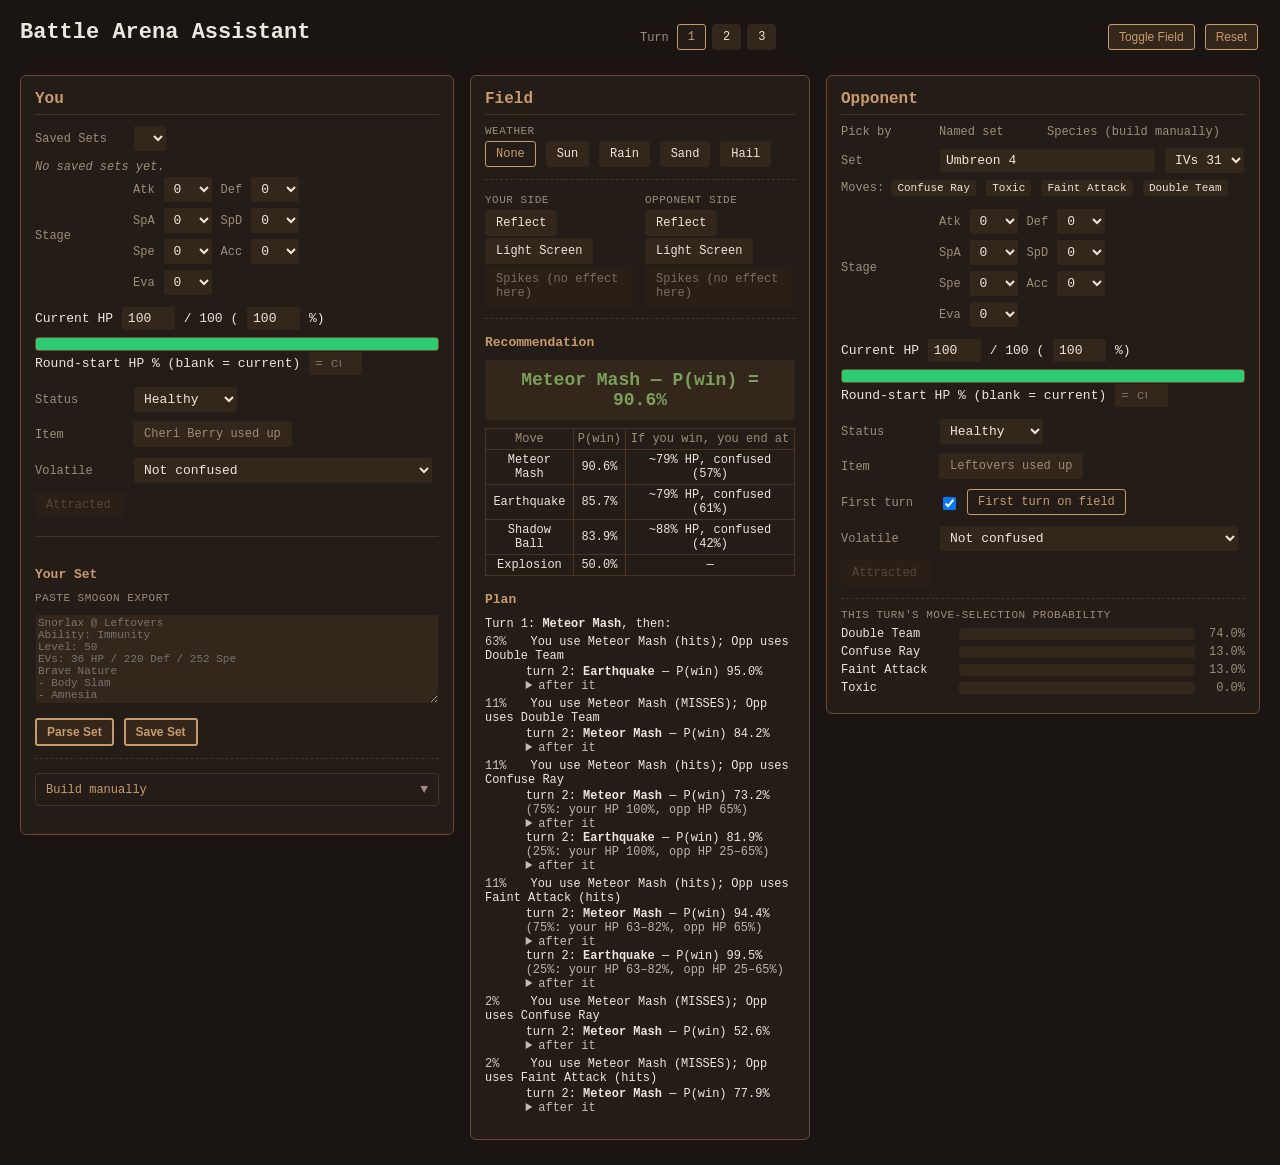
<file: index.html>
<!DOCTYPE html>
<html lang="en">
<head>
<meta charset="UTF-8" />
<meta http-equiv="refresh" content="0; url=./site/index.html">
<title>Battle Arena Assistant</title>
<script>location.replace('./site/index.html');</script>
</head>
<body>
<p>Redirecting to the <a href="./site/index.html">Battle Arena Assistant</a>&hellip;</p>
</body>
</html>
</file>
<file: site/styles.css>
/* "Dark Battle Arena" theme (re-themed from the original dark-charcoal/cyan
   scheme — see HANDOFF.md §13/§20). Dark base kept deliberately (night-
   friendly, per the original design decision) but warmed from cold navy/
   charcoal toward wood/tatami/dojo tones, drawn from the actual Gen III
   Battle Arena interior: wood framing, cream tatami, green trim, soft blue
   doorways. Roles are kept DISTINCT on purpose, not a rainbow reskin:
     --accent (wood-gold)   = titles, borders, active/focus/checked/toggle
                               chrome — same job cyan used to do everywhere.
     --green  (arena sage)  = ONLY the "recommendation" semantic (best-move
                               box, the banked-so-far line) — kept
                               separate from --accent so "this is the AI's
                               pick" reads as its own signal, not just more
                               chrome. Deliberately muted/desaturated (not
                               neon), and deliberately NOT the same green the
                               HP bar uses for "healthy" (that's hardcoded in
                               app.js, out of this session's scope — see
                               HANDOFF.md for the noted seam) so the two
                               greens don't get visually conflated as the same
                               signal.
     --blue   (doorway)     = used SPARINGLY, exactly once: the opponent
                               move-probability bar fill, which is genuinely
                               informational (not a recommendation, not
                               chrome) — the one spot the reference palette's
                               "info" color earns its keep.
   Contrast checked against the WCAG formula, not eyeballed: --accent on
   --bg ≈ 7.2:1, --text-muted on --bg ≈ 5.6:1, --green on --bg ≈ 6.1:1 — all
   clear AA passes (4.5:1 normal text) with margin, even though several of
   these are used at 11-13px. */

:root {
  --bg: #1a1512;             /* warm near-black brown, replaces #1a1a2e */
  --panel-bg: #241c16;       /* panel/active-input fill, replaces #16213e */
  --surface-2: #33261a;      /* input/button/chip/track fill, replaces #0f3460 */
  --timber-border: #6b4a2f;  /* panel/outer-edge borders */
  --divider: #4a3420;        /* internal dividers, table borders, dashed rules */
  --text: #ede6dc;           /* warm off-white body text, replaces #eee */
  --text-muted: #9c8d78;     /* tatami-tan muted labels, replaces #999 */
  --accent: #c89b6c;         /* wood-gold: titles/borders/active states, replaces #00d9ff */
  --green: #7ba05b;          /* arena sage: recommendation highlight only */
  --blue: #8ab4c8;           /* soft doorway blue: opponent move-dist bar only */
  --error: #ff6b6b;          /* unchanged — already reads as distinct from the new warm palette */
}

* { box-sizing: border-box; }

body {
  margin: 0;
  padding: 20px;
  font-family: monospace;
  background-color: var(--bg);
  color: var(--text);
  min-height: 100vh;
}

h1, h2, h3 { color: var(--text); margin: 0 0 10px 0; }
h1 { font-size: 22px; }
h2 { font-size: 16px; color: var(--accent); border-bottom: 1px solid var(--divider); padding-bottom: 6px; }
h3 { font-size: 13px; color: var(--accent); margin-top: 16px; }

.app-header {
  display: flex;
  align-items: center;
  justify-content: space-between;
  gap: 20px;
  margin-bottom: 20px;
  flex-wrap: wrap;
}

.layout {
  display: grid;
  grid-template-columns: 1fr 340px 1fr;
  gap: 16px;
  align-items: start;
}

@media (max-width: 1000px) {
  .layout { grid-template-columns: 1fr; }
}

.mon-panel, .panel {
  background: var(--panel-bg);
  border: 1px solid var(--timber-border);
  border-radius: 6px;
  padding: 14px;
}

.sleep-row[hidden] { display: none; }
.sleep-row select { margin-right: 6px; }
.field-row {
  display: flex;
  align-items: center;
  gap: 8px;
  margin-bottom: 8px;
  flex-wrap: wrap;
}

.field-row label {
  min-width: 90px;
  color: var(--text-muted);
  font-size: 12px;
}

select, input[type="text"], input[type="number"] {
  background: var(--surface-2);
  color: var(--text);
  border: 1px solid var(--panel-bg);
  border-radius: 3px;
  font-family: inherit;
  font-size: 13px;
  padding: 4px 6px;
}

select:focus, input:focus {
  outline: none;
  border-color: var(--accent);
}

input[type="number"] { width: 60px; }

/* Filtering combobox (opponent set / species pickers — the two long lists,
   ~552 and ~386 entries, where a native <select> can't be typed-into to
   narrow). Pattern ported from the Battle Palace Assistant's move-autocomplete
   (`.move-ac`/`.move-ac-item`/`.move-ac.open`, echen52/battle-palace-assistant)
   and re-skinned to the warm theme. The real <select> stays in the DOM
   (hidden) as the actual state the rest of the app reads/writes — this is a
   picker UI on top of it, not a replacement data path. */
.combo-wrap { position: relative; flex: 1; min-width: 160px; }
.combo-input { width: 100%; }
.hidden-select { display: none; }
.combo-list {
  position: absolute;
  top: 100%;
  left: 0;
  right: 0;
  z-index: 200;
  background: var(--panel-bg);
  border: 1px solid var(--timber-border);
  border-top: none;
  max-height: 240px;
  overflow-y: auto;
  display: none;
}
.combo-list.open { display: block; }
.combo-item {
  padding: 5px 8px;
  cursor: pointer;
  font-size: 12px;
  color: var(--text);
  border-bottom: 1px solid var(--divider);
}
.combo-item:hover, .combo-item.hi { background: var(--surface-2); color: var(--accent); }
.combo-empty { padding: 5px 8px; font-size: 12px; color: var(--text-muted); font-style: italic; }

/* Segmented-button radio/checkbox pattern, ported from turskain: hide the
   native input, style the sibling <label> as a button, highlight via
   :checked + label — no JS needed for the toggle look itself.
   `display: none` (not position:absolute + tiny size — that was tried first
   and broke click targeting, since multiple absolutely-positioned hidden
   siblings with no explicit offset stack on top of each other and steal
   each other's clicks; confirmed by an actual headless-browser run, not
   assumed). A label's `for` still activates a display:none control — that's
   standard label/control association, independent of the control's own
   visibility, which is exactly what turskain's own working version relies on. */
input[type="radio"].calc-trigger,
input[type="checkbox"].calc-trigger,
input[type="checkbox"][disabled] {
  display: none;
}

.btn {
  display: inline-block;
  padding: 5px 10px;
  margin: 0 2px 2px 0;
  background: var(--surface-2);
  color: var(--text);
  border: 1px solid var(--surface-2);
  border-radius: 3px;
  cursor: pointer;
  font-size: 12px;
  user-select: none;
}

input[type="radio"]:checked + label.btn,
input[type="checkbox"]:checked + label.btn {
  background: var(--panel-bg);
  color: var(--accent);
  border: 1px solid var(--accent);
}

.btn-disabled, label.btn-disabled {
  opacity: 0.4;
  cursor: not-allowed;
}

/* Emphasized/outlined primary-action treatment, ported from the Battle
   Palace Assistant's `.calc-btn` (Parse Set / Calculate Probabilities —
   cyan outline in Palace's own theme) — re-skinned to Arena's gold/wood
   accent so Parse Set and Save Set read as the primary clickable actions,
   distinct from the plain `.btn` chrome used everywhere else. */
.btn-primary {
  border: 2px solid var(--accent);
  color: var(--accent);
  background: var(--surface-2);
  font-weight: bold;
}
.btn-primary:hover { background: var(--panel-bg); }

.btn-turn { min-width: 28px; text-align: center; }
.btn-toggle-field { background: var(--surface-2); border: 1px solid var(--accent); color: var(--accent); }

.turn-indicator { display: flex; align-items: center; gap: 4px; }
/* Earlier turns (turns 2-3): one row per earlier turn under the header, then
   the Mind/Skill banked so far (or what is missing). */
.moves-so-far { padding: 6px 16px; }
.moves-so-far[hidden] { display: none; }
.msf-rows { display: flex; flex-direction: column; gap: 6px; }
.msf-row { display: flex; flex-wrap: wrap; align-items: center; gap: 6px 18px; }
.msf-row[hidden], .msf-row select[hidden] { display: none; }
.msf-turn { font-size: 12px; color: var(--accent); font-weight: bold; min-width: 48px; }
.msf-side { display: inline-flex; flex-wrap: wrap; align-items: center; gap: 6px; }
.msf-who { font-size: 12px; color: var(--text-muted); }
.msf-totals { margin-top: 6px; font-size: 12px; color: var(--green); }
.msf-totals.msf-problem { color: var(--error); }
/* Keep the top-bar action buttons (Toggle Field + Reset) adjacent at the right,
   instead of space-between spreading them apart across the header. */
.header-actions { display: flex; align-items: center; gap: 8px; }
.turn-label { color: var(--text-muted); font-size: 12px; margin-right: 4px; }

.ev-table, .options-table {
  width: 100%;
  border-collapse: collapse;
  margin: 8px 0;
  font-size: 12px;
}
.ev-table th, .ev-table td,
.options-table th, .options-table td {
  padding: 3px 4px;
  text-align: center;
  border: 1px solid var(--divider);
}
.ev-table th, .options-table th { color: var(--text-muted); font-weight: normal; }
.ev-table input { width: 50px; }

.moves-grid {
  display: grid;
  grid-template-columns: 1fr 1fr;
  gap: 6px;
  margin: 10px 0;
}
.moves-grid select { width: 100%; }
.hidden-power-row { display: flex; align-items: center; gap: 6px; margin: 0 0 10px; }
.hidden-power-row[hidden] { display: none; }
.hidden-power-row input { width: 55px; }

.hp-block { margin: 10px 0; }
.hp-block input { width: 55px; }
.hpbar {
  height: 14px;
  border: 1px solid var(--timber-border);
  border-radius: 3px;
  margin-top: 6px;
  background: var(--surface-2);
}

.showdown-text {
  width: 100%;
  height: 90px;
  margin: 6px 0;
  background: var(--surface-2);
  color: var(--text);
  border: 1px solid var(--panel-bg);
  font-family: inherit;
  font-size: 11px;
  resize: vertical;
}

/* Smogon-paste-as-primary-path + collapsible manual-build, mirroring the
   Battle Palace Assistant's Custom Set Calculator convention
   (echen52/battle-palace-assistant: .custom-panel-header /
   .custom-panel-body.open / .chevron.open). */
.smogon-section {
  margin: 10px 0 14px 0;
  padding-bottom: 10px;
  border-bottom: 1px dashed var(--divider);
}
.smogon-label {
  display: block;
  color: var(--text-muted);
  font-size: 11px;
  margin-bottom: 4px;
  text-transform: uppercase;
  letter-spacing: 0.5px;
}
.btn-row { margin-top: 4px; }

/* Saved-set chips, ported from the Battle Palace Assistant's
   .saved-section/.saved-chip convention (echen52/battle-palace-assistant)
   and re-skinned to the warm theme. Click a chip to load that set; click
   its ✕ to delete — both actions live here, next to Parse Set/Save Set,
   per HANDOFF.md's saved-set-management restructure. */
.saved-section {
  margin-top: 10px;
  padding-top: 10px;
  border-top: 1px dashed var(--divider);
}
.saved-title {
  font-size: 11px;
  color: var(--text-muted);
  text-transform: uppercase;
  letter-spacing: 0.5px;
  margin-bottom: 6px;
}
.saved-list { display: flex; flex-wrap: wrap; gap: 6px; margin: 6px 0 2px; }
.saved-chip {
  padding: 4px 8px 4px 10px;
  background: var(--surface-2);
  border: 1px solid var(--panel-bg);
  color: var(--text);
  font-size: 12px;
  cursor: pointer;
  border-radius: 3px;
  display: flex;
  align-items: center;
  gap: 6px;
  transition: border-color 0.15s;
}
.saved-chip:hover { border-color: var(--accent); color: var(--accent); }
.saved-chip .del-btn { color: var(--error); font-size: 11px; padding: 0 2px; cursor: pointer; }
.saved-chip .del-btn:hover { color: #ff4444; }
.no-saved { color: var(--text-muted); font-size: 12px; font-style: italic; }

.custom-panel {
  margin-bottom: 14px;
  border: 1px solid var(--divider);
  border-radius: 4px;
}
.custom-panel-header {
  display: flex;
  align-items: center;
  justify-content: space-between;
  padding: 8px 10px;
  cursor: pointer;
  user-select: none;
}
.custom-panel-title { color: var(--accent); font-size: 12px; }
.chevron { color: var(--text-muted); transition: transform 0.15s ease; }
.chevron.open { transform: rotate(180deg); }
.custom-panel-body {
  display: none;
  padding: 10px;
  border-top: 1px dashed var(--divider);
}
.custom-panel-body.open { display: block; }

.field-group {
  margin-bottom: 14px;
  padding-bottom: 10px;
  border-bottom: 1px dashed var(--divider);
}
.field-group-label {
  display: block;
  color: var(--text-muted);
  font-size: 11px;
  margin-bottom: 4px;
  text-transform: uppercase;
  letter-spacing: 0.5px;
}
.field-group.two-col { display: grid; grid-template-columns: 1fr 1fr; gap: 10px; }

.stage-grid {
  display: grid;
  grid-template-columns: auto 1fr auto 1fr;
  gap: 4px 8px;
  align-items: center;
  font-size: 12px;
  color: var(--text-muted);
}

.results-block { margin-top: 4px; }
.best-move {
  font-size: 18px;
  color: var(--green);
  font-weight: bold;
  padding: 10px;
  background: var(--surface-2);
  border-radius: 4px;
  text-align: center;
}

.opp-set-moves {
  font-size: 12px;
  color: var(--text-muted);
  margin: -4px 0 10px 0;
}
.move-chip {
  display: inline-block;
  background: var(--surface-2);
  color: var(--text);
  border-radius: 3px;
  padding: 2px 6px;
  margin: 2px 3px 2px 0;
  font-size: 11px;
}

.opp-move-dist {
  margin-top: 10px;
  padding-top: 10px;
  border-top: 1px dashed var(--divider);
}
.opp-move-dist-title {
  color: var(--text-muted);
  font-size: 11px;
  text-transform: uppercase;
  letter-spacing: 0.5px;
  margin-bottom: 6px;
}
.opp-move-dist-row {
  display: flex;
  align-items: center;
  gap: 8px;
  font-size: 12px;
  margin-bottom: 4px;
}
.opp-move-dist-label { min-width: 110px; color: var(--text); }
.opp-move-dist-bar-wrap {
  flex: 1;
  background: var(--surface-2);
  border-radius: 3px;
  height: 12px;
  overflow: hidden;
}
.opp-move-dist-bar { height: 100%; background: var(--blue); }
.opp-move-dist-pct { min-width: 42px; text-align: right; color: var(--text-muted); }

/* Set-builder sits at the BOTTOM of the You column (once-per-match setup). Its
   top divider marks the live-state | builder boundary (between Volatile and
   Your Set); no bottom divider needed since it's the last block in the panel. */
.set-input-block {
  margin-top: 16px;
  padding-top: 14px;
  border-top: 1px solid var(--divider);
}

.error-display {
  color: var(--error);
  font-size: 12px;
  margin-top: 10px;
  white-space: pre-wrap;
}

.hidden { display: none; }
.radio-inline { font-size: 12px; color: var(--text-muted); margin-right: 10px; }
.radio-inline input { margin-right: 4px; }

/* The plan: nested outcome -> next-move lists. */
.plan { font-size: 0.92em; }
.plan-head { margin: 4px 0; }
.plan-outcomes { list-style: none; padding-left: 0; margin: 4px 0; }
.plan-outcomes .plan-outcomes { padding-left: 14px; }
.plan-outcomes > li { margin: 4px 0; }
.plan-p { display: inline-block; min-width: 3.2em; font-variant-numeric: tabular-nums; opacity: 0.85; }
.plan-next { list-style: none; padding-left: 3.4em; margin: 2px 0; }
.plan-when { opacity: 0.75; }
.plan details > summary { cursor: pointer; opacity: 0.8; }
.plan-none { opacity: 0.8; }

/* tied moves (within 1 point of the best) and the healthier one among them */
.tie-note { margin: 2px 0 6px; font-size: 0.92em; opacity: 0.9; }
.tie-note:empty { display: none; }
.options-table tr.tied td { background: rgba(120, 160, 255, 0.08); }
.tie-mark { opacity: 0.7; }
.healthier { color: #d4a017; }
.plan-end { opacity: 0.85; }
</file>
